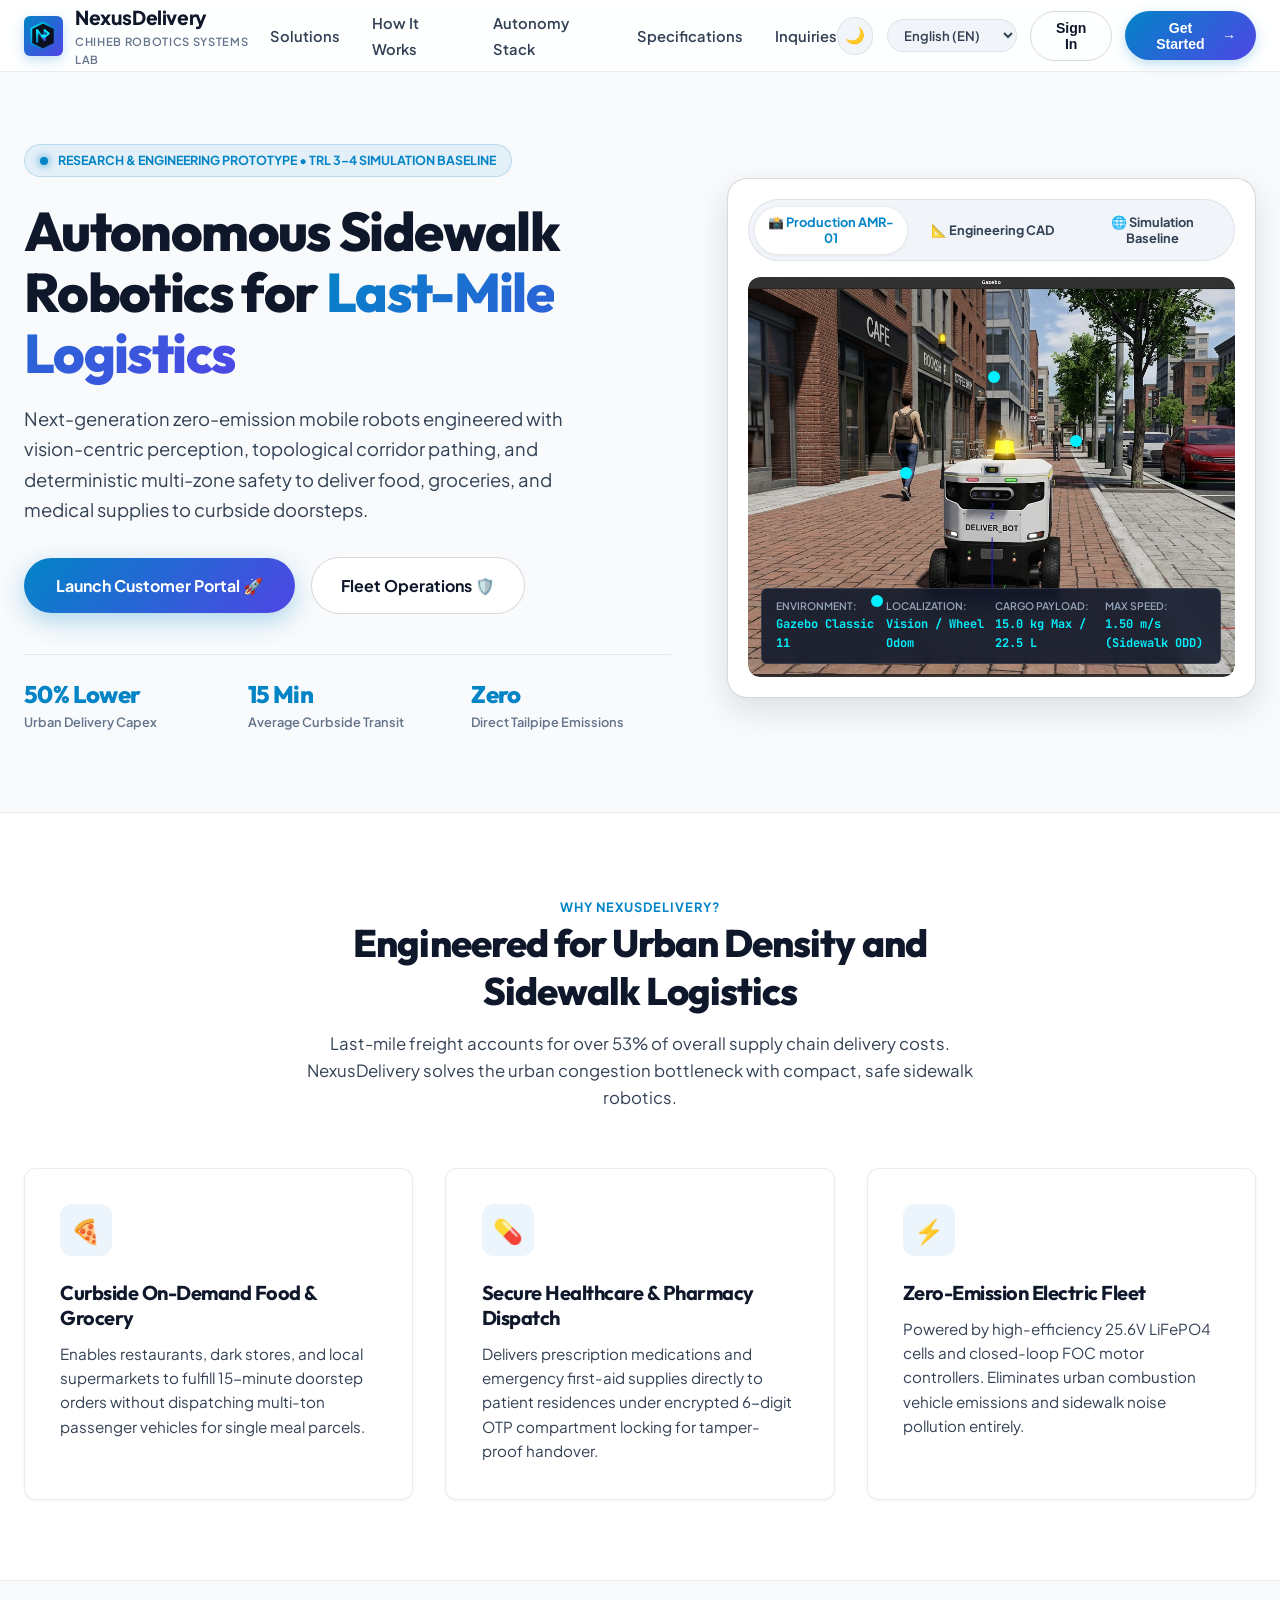
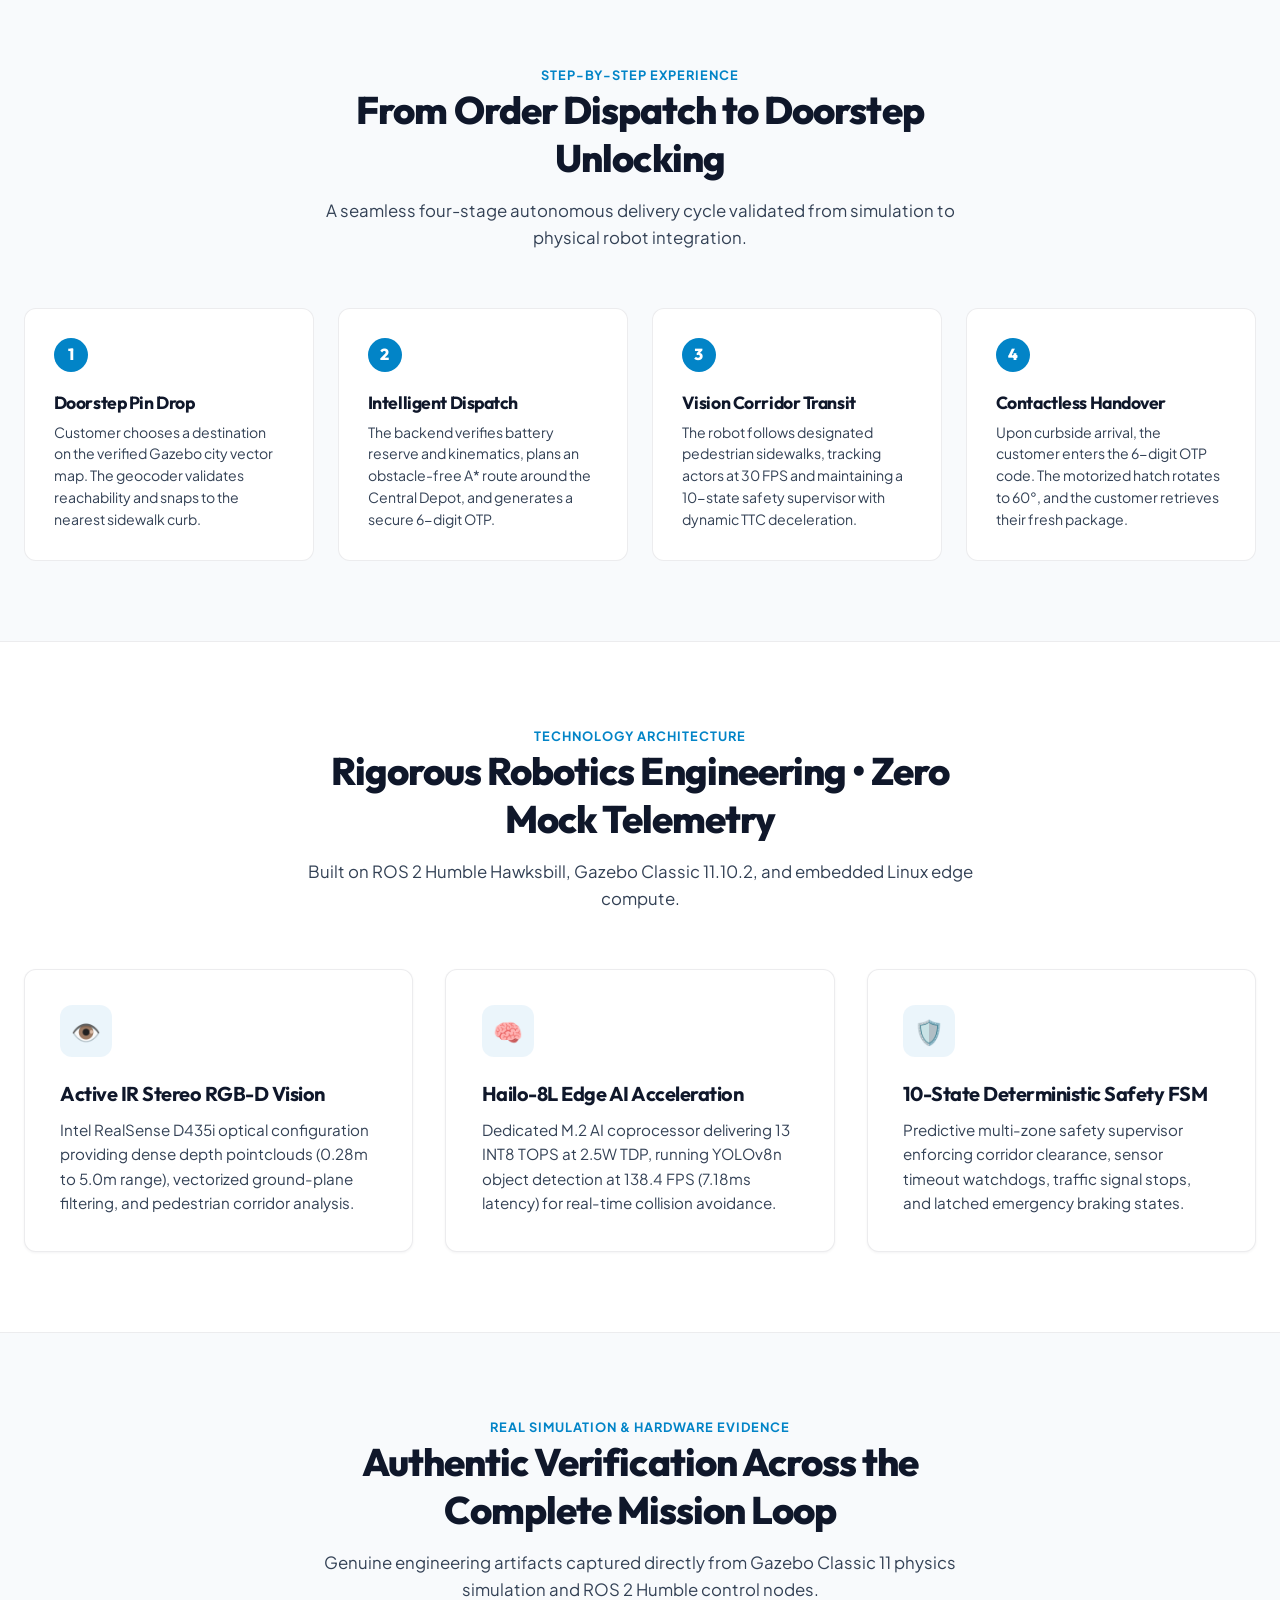
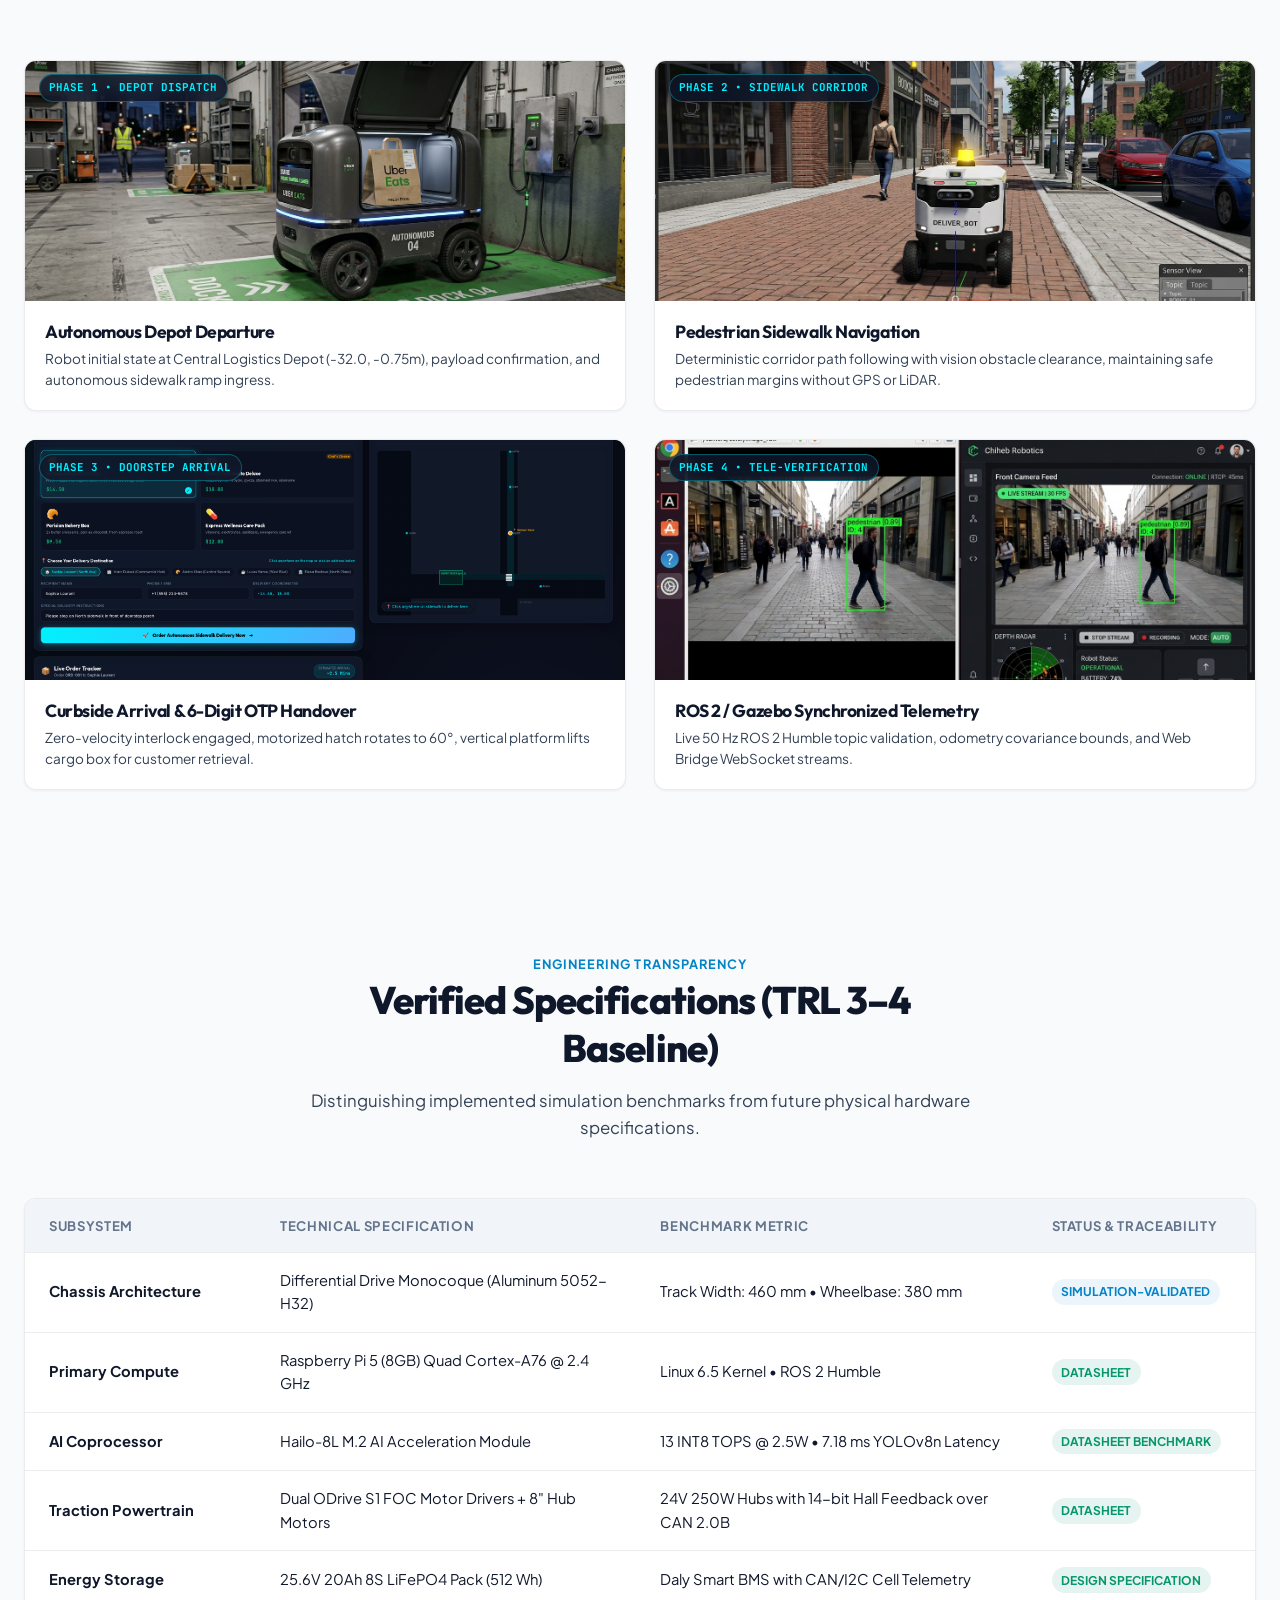
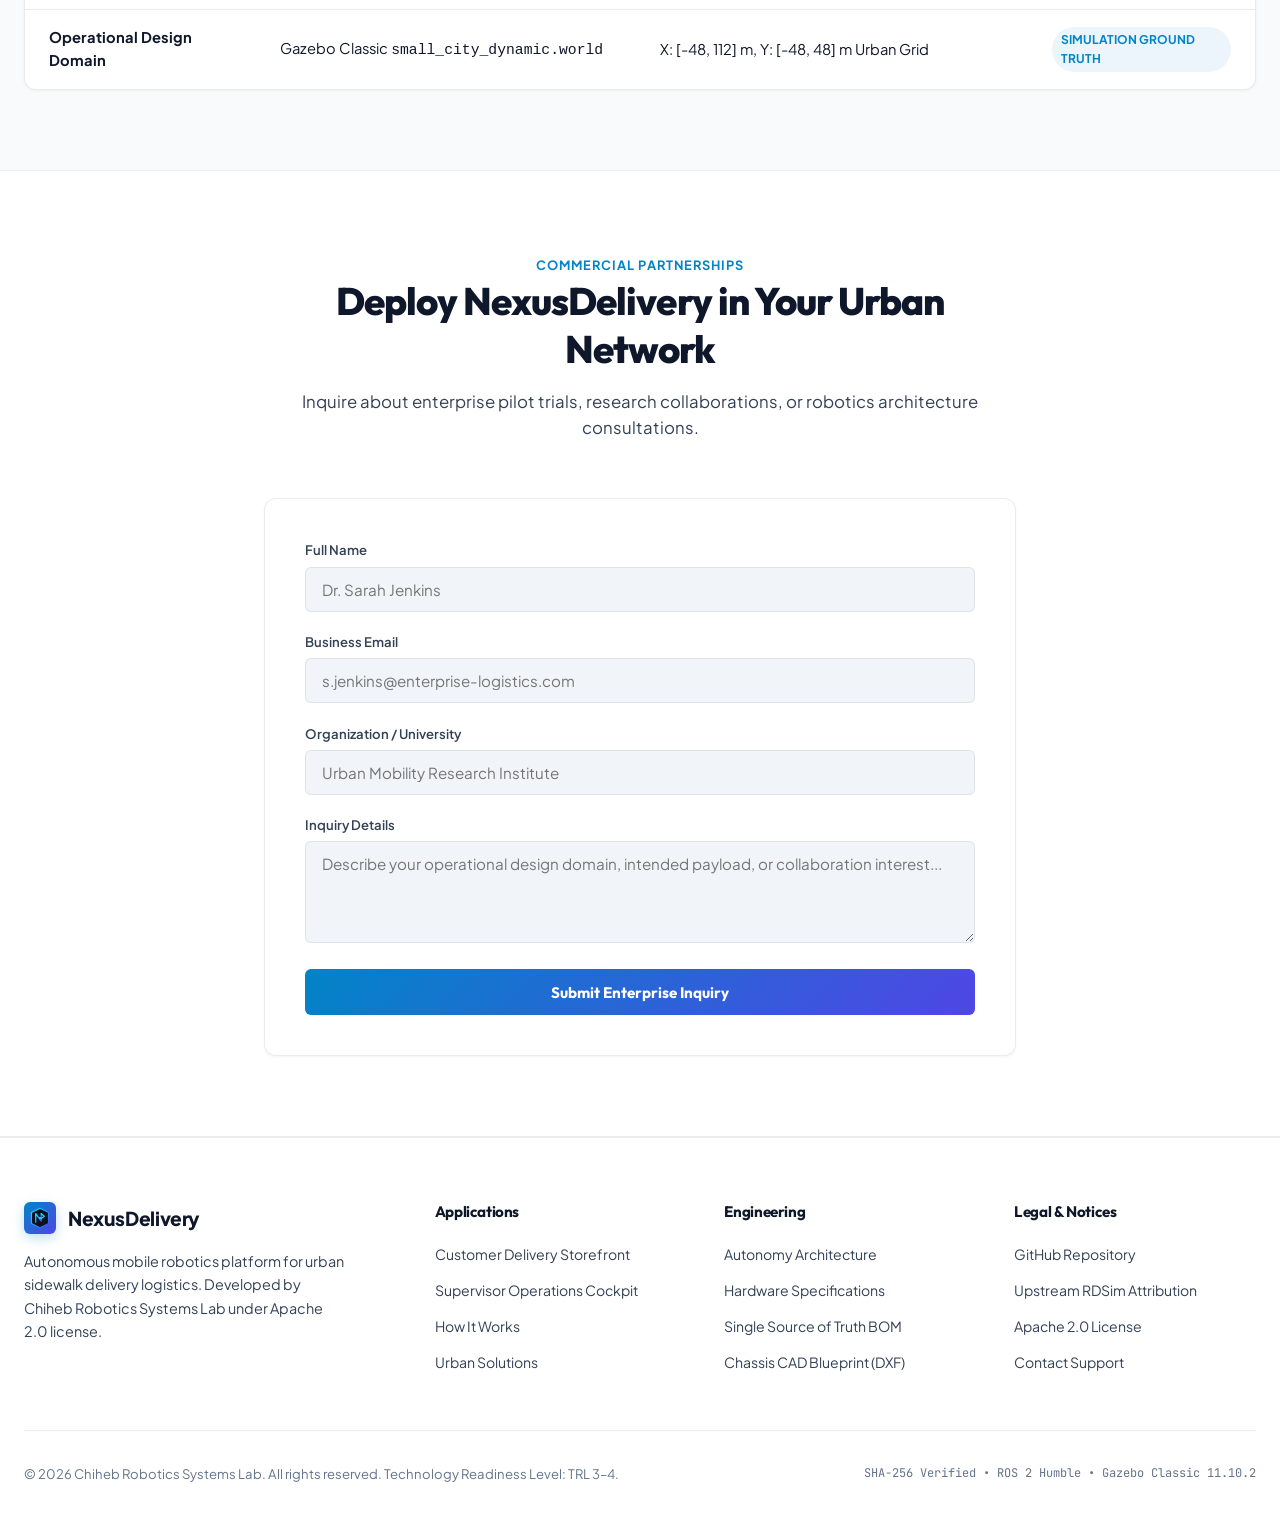
<file: delivery_robot_sim/web_dashboard/index.html>
<!DOCTYPE html>
<html lang="en">
<head>
  <meta charset="UTF-8">
  <meta name="viewport" content="width=device-width, initial-scale=1.0">
  <title>NexusDelivery — Autonomous Sidewalk Robotics Platform</title>
  <meta name="description" content="Next-generation autonomous sidewalk mobile robots engineered for urban last-mile delivery. Pure-vision perception, Hailo-8L edge AI, and verified Gazebo simulation baseline.">

  <!-- Typography: Outfit (Headings), Plus Jakarta Sans (UI), JetBrains Mono (Tech Specs) -->
  <link rel="preconnect" href="https://fonts.googleapis.com">
  <link rel="preconnect" href="https://fonts.gstatic.com" crossorigin>
  <link href="https://fonts.googleapis.com/css2?family=Outfit:wght@400;500;600;700;800&family=Plus+Jakarta+Sans:wght@400;500;600;700&family=JetBrains+Mono:wght@400;500;600;700&display=swap" rel="stylesheet">

  <link rel="stylesheet" href="corporate.css">
</head>
<body>

  <!-- ========================================================================= -->
  <!-- 1. CORPORATE HEADER & GLOBAL NAVBAR                                       -->
  <!-- ========================================================================= -->
  <header class="corporate-header">
    <div class="container header-container">
      
      <!-- Brand Logo & Identity -->
      <a href="/" class="brand-link" title="NexusDelivery Homepage">
        <div class="brand-logo-svg">
          <svg viewBox="0 0 36 36" width="30" height="30" fill="none" xmlns="http://www.w3.org/2000/svg" class="nexus-brand-mark">
            <defs>
              <linearGradient id="nexusGradHdr" x1="0%" y1="0%" x2="100%" y2="100%">
                <stop offset="0%" stop-color="#00f0ff"/>
                <stop offset="50%" stop-color="#0284c7"/>
                <stop offset="100%" stop-color="#4f46e5"/>
              </linearGradient>
            </defs>
            <polygon points="18,2 32,9 32,27 18,34 4,27 4,9" fill="#0b1120" stroke="url(#nexusGradHdr)" stroke-width="2.2" stroke-linejoin="round"/>
            <path d="M11 25V11L20 23V11" stroke="url(#nexusGradHdr)" stroke-width="2.6" stroke-linecap="round" stroke-linejoin="round"/>
            <path d="M20 11L25 15L20 19" stroke="#00f0ff" stroke-width="2.2" stroke-linecap="round" stroke-linejoin="round"/>
            <circle cx="18" cy="18" r="2.2" fill="#00f0ff"/>
          </svg>
        </div>
        <div class="brand-text-group">
          <span class="brand-company-title">NexusDelivery</span>
          <span class="brand-tagline-sub">Chiheb Robotics Systems Lab</span>
        </div>
      </a>

      <!-- Desktop Navigation Links -->
      <nav>
        <ul class="nav-links-menu">
          <li><a href="#solutions" class="nav-item-link">Solutions</a></li>
          <li><a href="#how-it-works" class="nav-item-link">How It Works</a></li>
          <li><a href="#technology" class="nav-item-link">Autonomy Stack</a></li>
          <li><a href="#specs" class="nav-item-link">Specifications</a></li>
          <li><a href="#contact" class="nav-item-link">Inquiries</a></li>
        </ul>
      </nav>

      <!-- Utility Actions (Theme, Language, Auth) -->
      <div class="header-actions-group">
        <!-- Theme Switcher (Light Default / Dark) -->
        <button class="btn-icon-tool" id="themeToggleBtn" onclick="toggleTheme()" title="Toggle Light/Dark Theme">
          <span id="themeToggleIcon">🌙</span>
        </button>

        <!-- Language Selector -->
        <select class="lang-select-dropdown" id="langSelect" onchange="changeLanguage(this.value)">
          <option value="en">English (EN)</option>
          <option value="fr">Français (FR)</option>
          <option value="ar">العربية (AR)</option>
        </select>

        <!-- Customer Sign In -->
        <button class="btn-nav-signin" onclick="openAuthModal('login')">Sign In</button>

        <!-- Launch Platform CTA -->
        <button class="btn-nav-primary" onclick="openAuthModal('register')">
          <span>Get Started</span>
          <span>→</span>
        </button>
      </div>

    </div>
  </header>

  <!-- ========================================================================= -->
  <!-- 2. HERO SECTION                                                           -->
  <!-- ========================================================================= -->
  <section class="corporate-hero">
    <div class="container hero-grid">
      
      <!-- Text & Value Positioning Column -->
      <div class="hero-content-col">
        <div class="hero-badge-pill">
          <span class="badge-live-pulse"></span>
          <span data-i18n="heroTag">RESEARCH & ENGINEERING PROTOTYPE • TRL 3–4 SIMULATION BASELINE</span>
        </div>

        <h1 class="hero-headline">
          Autonomous Sidewalk Robotics for <span class="hero-gradient-text">Last-Mile Logistics</span>
        </h1>

        <p class="hero-description" data-i18n="heroDesc">
          Next-generation zero-emission mobile robots engineered with vision-centric perception, topological corridor pathing, and deterministic multi-zone safety to deliver food, groceries, and medical supplies to curbside doorsteps.
        </p>

        <div class="hero-cta-row">
          <a href="/client" class="btn-hero-primary" id="btnHeroCustomer" data-i18n="btnLaunchCustomer">
            Launch Customer Portal 🚀
          </a>
          <a href="/supervisor" class="btn-hero-secondary" id="btnHeroSupervisor" data-i18n="btnFleetOps">
            Fleet Operations 🛡️
          </a>
        </div>

        <!-- Metric Anchors -->
        <div class="hero-stats-strip">
          <div class="hero-stat-item">
            <h4 data-i18n="statCost">50% Lower</h4>
            <p data-i18n="statCostSub">Urban Delivery Capex</p>
          </div>
          <div class="hero-stat-item">
            <h4 data-i18n="statSpeed">15 Min</h4>
            <p data-i18n="statSpeedSub">Average Curbside Transit</p>
          </div>
          <div class="hero-stat-item">
            <h4 data-i18n="statZero">Zero</h4>
            <p data-i18n="statZeroSub">Direct Tailpipe Emissions</p>
          </div>
        </div>
      </div>

      <!-- Enterprise Hardware & Physics Visualizer Showcase -->
      <div class="hero-visual-col">
        <div class="hero-visual-card">
          
          <!-- Visualizer Mode Navigation Tabs -->
          <div class="visualizer-tabs-bar">
            <button class="vis-tab-btn active" id="visTabBtnPhoto" onclick="switchVisualTab('photo', this)">
              <span>📸 Production AMR-01</span>
            </button>
            <button class="vis-tab-btn" id="visTabBtnCad" onclick="switchVisualTab('cad', this)">
              <span>📐 Engineering CAD</span>
            </button>
            <button class="vis-tab-btn" id="visTabBtnSim" onclick="switchVisualTab('sim', this)">
              <span>🌐 Simulation Baseline</span>
            </button>
          </div>

          <!-- Tab Content 1: Production Robot Photo with Interactive Hotspots -->
          <div class="vis-panel-content active" id="visPanelPhoto">
            <div class="amr-photo-stage">
              <img src="gazebo_sidewalk_tracking.jpg" alt="Authentic Gazebo Simulation Model — Diff-Drive AMR-01" class="amr-showcase-photo" id="amrHeroImg">
              
              <!-- Interactive Hotspot Pins -->
              <div class="hotspot-pin pin-vision" title="Vision Dome">
                <span class="hotspot-beacon"></span>
                <div class="hotspot-tooltip">
                  <strong>Vision Dome & Depth Array</strong>
                  <p>Intel RealSense Active IR Stereo + RGB-D optics, 5.0m corridor tracking range @ 30 FPS.</p>
                </div>
              </div>

              <div class="hotspot-pin pin-npu" title="Hailo-8L AI NPU">
                <span class="hotspot-beacon"></span>
                <div class="hotspot-tooltip">
                  <strong>Hailo-8L Edge AI Coprocessor</strong>
                  <p>13 INT8 TOPS dedicated neural processing unit running YOLOv8n at 138.4 FPS (7.18ms latency).</p>
                </div>
              </div>

              <div class="hotspot-pin pin-cargo" title="Motorized Cargo Bay">
                <span class="hotspot-beacon"></span>
                <div class="hotspot-tooltip">
                  <strong>Dynamic Cargo Bay & Lift</strong>
                  <p>15.0 kg payload, motorized 60° locking hatch, and vertical prismatic lift platform (120mm stroke).</p>
                </div>
              </div>

              <div class="hotspot-pin pin-chassis" title="Direct-Drive Powertrain">
                <span class="hotspot-beacon"></span>
                <div class="hotspot-tooltip">
                  <strong>Powertrain & FOC Motor Inverters</strong>
                  <p>Dual 24V 250W brushless hub motors, 14-bit magnetic encoders, differential zero-turn radius.</p>
                </div>
              </div>
            </div>

            <!-- Authentic Live Telemetry Ribbon -->
            <div class="amr-telemetry-overlay">
              <div class="overlay-metric">
                <span class="k">ENVIRONMENT:</span>
                <span class="v">Gazebo Classic 11</span>
              </div>
              <div class="overlay-metric">
                <span class="k">LOCALIZATION:</span>
                <span class="v">Vision / Wheel Odom</span>
              </div>
              <div class="overlay-metric">
                <span class="k">CARGO PAYLOAD:</span>
                <span class="v">15.0 kg Max / 22.5 L</span>
              </div>
              <div class="overlay-metric">
                <span class="k">MAX SPEED:</span>
                <span class="v">1.50 m/s (Sidewalk ODD)</span>
              </div>
            </div>
          </div>

          <!-- Tab Content 2: CAD Engineering Blueprint -->
          <div class="vis-panel-content" id="visPanelCad">
            <div class="amr-cad-stage">
              <img src="poc_4_cad_blueprint.png" alt="NexusDelivery AMR Mechanical Assembly Blueprint" class="amr-cad-blueprint-img">
              <div class="cad-legend-overlay">
                <span class="cad-badge">CAD ASSEMBLY DWG-2026-04</span>
                <span class="cad-metric">720 × 480 × 320 mm • Aluminum 5052-H32 Chassis</span>
              </div>
            </div>
          </div>

          <!-- Tab Content 3: Gazebo Classic Physical Simulation -->
          <div class="vis-panel-content" id="visPanelSim">
            <div class="amr-sim-stage">
              <img src="gazebo_sidewalk_tracking.jpg" alt="Gazebo Classic 11.10.2 Simulation Sidewalk Tracking" class="amr-sim-img">
              <div class="sim-legend-overlay">
                <span class="sim-badge">GAZEBO CLASSIC 11.10.2</span>
                <span class="sim-metric">Physics-Validated ROS 2 Humble • 50 Hz Control Loop</span>
              </div>
            </div>
          </div>

        </div>
      </div>

    </div>
  </section>

  <!-- ========================================================================= -->
  <!-- 3. VALUE PROPOSITION & THE URBAN PROBLEM                                  -->
  <!-- ========================================================================= -->
  <section class="section-block surface" id="solutions">
    <div class="container">
      
      <div class="section-header-centered">
        <span class="section-tagline">Why NexusDelivery?</span>
        <h2 class="section-title">Engineered for Urban Density and Sidewalk Logistics</h2>
        <p class="section-subtitle">
          Last-mile freight accounts for over 53% of overall supply chain delivery costs. NexusDelivery solves the urban congestion bottleneck with compact, safe sidewalk robotics.
        </p>
      </div>

      <div class="features-grid">
        <!-- Card 1 -->
        <article class="feature-card">
          <div class="feature-icon-box">🍕</div>
          <h3>Curbside On-Demand Food & Grocery</h3>
          <p>
            Enables restaurants, dark stores, and local supermarkets to fulfill 15-minute doorstep orders without dispatching multi-ton passenger vehicles for single meal parcels.
          </p>
        </article>

        <!-- Card 2 -->
        <article class="feature-card">
          <div class="feature-icon-box">💊</div>
          <h3>Secure Healthcare & Pharmacy Dispatch</h3>
          <p>
            Delivers prescription medications and emergency first-aid supplies directly to patient residences under encrypted 6-digit OTP compartment locking for tamper-proof handover.
          </p>
        </article>

        <!-- Card 3 -->
        <article class="feature-card">
          <div class="feature-icon-box">⚡</div>
          <h3>Zero-Emission Electric Fleet</h3>
          <p>
            Powered by high-efficiency 25.6V LiFePO4 cells and closed-loop FOC motor controllers. Eliminates urban combustion vehicle emissions and sidewalk noise pollution entirely.
          </p>
        </article>
      </div>

    </div>
  </section>

  <!-- ========================================================================= -->
  <!-- 4. HOW THE AUTONOMOUS DELIVERY SERVICE WORKS                              -->
  <!-- ========================================================================= -->
  <section class="section-block" id="how-it-works">
    <div class="container">
      
      <div class="section-header-centered">
        <span class="section-tagline">Step-by-Step Experience</span>
        <h2 class="section-title">From Order Dispatch to Doorstep Unlocking</h2>
        <p class="section-subtitle">
          A seamless four-stage autonomous delivery cycle validated from simulation to physical robot integration.
        </p>
      </div>

      <div class="workflow-steps-grid">
        <!-- Step 1 -->
        <div class="step-card">
          <div class="step-num-badge">1</div>
          <h4>Doorstep Pin Drop</h4>
          <p>Customer chooses a destination on the verified Gazebo city vector map. The geocoder validates reachability and snaps to the nearest sidewalk curb.</p>
        </div>

        <!-- Step 2 -->
        <div class="step-card">
          <div class="step-num-badge">2</div>
          <h4>Intelligent Dispatch</h4>
          <p>The backend verifies battery reserve and kinematics, plans an obstacle-free A* route around the Central Depot, and generates a secure 6-digit OTP.</p>
        </div>

        <!-- Step 3 -->
        <div class="step-card">
          <div class="step-num-badge">3</div>
          <h4>Vision Corridor Transit</h4>
          <p>The robot follows designated pedestrian sidewalks, tracking actors at 30 FPS and maintaining a 10-state safety supervisor with dynamic TTC deceleration.</p>
        </div>

        <!-- Step 4 -->
        <div class="step-card">
          <div class="step-num-badge">4</div>
          <h4>Contactless Handover</h4>
          <p>Upon curbside arrival, the customer enters the 6-digit OTP code. The motorized hatch rotates to 60°, and the customer retrieves their fresh package.</p>
        </div>
      </div>

    </div>
  </section>

  <!-- ========================================================================= -->
  <!-- 5. AUTONOMY STACK & ENGINEERING DEEP-DIVE                                 -->
  <!-- ========================================================================= -->
  <section class="section-block surface" id="technology">
    <div class="container">
      
      <div class="section-header-centered">
        <span class="section-tagline">Technology Architecture</span>
        <h2 class="section-title">Rigorous Robotics Engineering • Zero Mock Telemetry</h2>
        <p class="section-subtitle">
          Built on ROS 2 Humble Hawksbill, Gazebo Classic 11.10.2, and embedded Linux edge compute.
        </p>
      </div>

      <div class="features-grid">
        <!-- Stack Card 1 -->
        <article class="feature-card">
          <div class="feature-icon-box">👁️</div>
          <h3>Active IR Stereo RGB-D Vision</h3>
          <p>
            Intel RealSense D435i optical configuration providing dense depth pointclouds (0.28m to 5.0m range), vectorized ground-plane filtering, and pedestrian corridor analysis.
          </p>
        </article>

        <!-- Stack Card 2 -->
        <article class="feature-card">
          <div class="feature-icon-box">🧠</div>
          <h3>Hailo-8L Edge AI Acceleration</h3>
          <p>
            Dedicated M.2 AI coprocessor delivering 13 INT8 TOPS at 2.5W TDP, running YOLOv8n object detection at 138.4 FPS (7.18ms latency) for real-time collision avoidance.
          </p>
        </article>

        <!-- Stack Card 3 -->
        <article class="feature-card">
          <div class="feature-icon-box">🛡️</div>
          <h3>10-State Deterministic Safety FSM</h3>
          <p>
            Predictive multi-zone safety supervisor enforcing corridor clearance, sensor timeout watchdogs, traffic signal stops, and latched emergency braking states.
          </p>
        </article>
      </div>

    </div>
  </section>

  <!-- ========================================================================= -->
  <!-- 5B. ROBOTICS ENGINEERING & SIMULATION GALLERY                             -->
  <!-- ========================================================================= -->
  <section class="section-block" id="gallery">
    <div class="container">
      <div class="section-header-centered">
        <span class="section-tagline">Real Simulation & Hardware Evidence</span>
        <h2 class="section-title">Authentic Verification Across the Complete Mission Loop</h2>
        <p class="section-subtitle">
          Genuine engineering artifacts captured directly from Gazebo Classic 11 physics simulation and ROS 2 Humble control nodes.
        </p>
      </div>

      <div class="gallery-showcase-grid">
        <div class="gallery-card">
          <div class="gallery-img-wrapper">
            <img src="gazebo_depot_packaging.jpg" alt="Automated Depot Dispatch and Departure" class="gallery-img">
            <span class="gallery-chip">PHASE 1 • DEPOT DISPATCH</span>
          </div>
          <div class="gallery-caption">
            <h4>Autonomous Depot Departure</h4>
            <p>Robot initial state at Central Logistics Depot (-32.0, -0.75m), payload confirmation, and autonomous sidewalk ramp ingress.</p>
          </div>
        </div>

        <div class="gallery-card">
          <div class="gallery-img-wrapper">
            <img src="gazebo_sidewalk_tracking.jpg" alt="Corridor Pedestrian Tracking in Gazebo" class="gallery-img">
            <span class="gallery-chip">PHASE 2 • SIDEWALK CORRIDOR</span>
          </div>
          <div class="gallery-caption">
            <h4>Pedestrian Sidewalk Navigation</h4>
            <p>Deterministic corridor path following with vision obstacle clearance, maintaining safe pedestrian margins without GPS or LiDAR.</p>
          </div>
        </div>

        <div class="gallery-card">
          <div class="gallery-img-wrapper">
            <img src="poc_5_doorstep_unlocked.png" alt="Curbside Arrival and 6-Digit OTP Handover" class="gallery-img">
            <span class="gallery-chip">PHASE 3 • DOORSTEP ARRIVAL</span>
          </div>
          <div class="gallery-caption">
            <h4>Curbside Arrival & 6-Digit OTP Handover</h4>
            <p>Zero-velocity interlock engaged, motorized hatch rotates to 60°, vertical platform lifts cargo box for customer retrieval.</p>
          </div>
        </div>

        <div class="gallery-card">
          <div class="gallery-img-wrapper">
            <img src="rqt_web_side_by_side.jpg" alt="RQT Node Graph & Telemetry Validation" class="gallery-img">
            <span class="gallery-chip">PHASE 4 • TELE-VERIFICATION</span>
          </div>
          <div class="gallery-caption">
            <h4>ROS 2 / Gazebo Synchronized Telemetry</h4>
            <p>Live 50 Hz ROS 2 Humble topic validation, odometry covariance bounds, and Web Bridge WebSocket streams.</p>
          </div>
        </div>
      </div>
    </div>
  </section>

  <!-- ========================================================================= -->
  <!-- 6. TECHNICAL SPECIFICATIONS MATRIX                                        -->
  <!-- ========================================================================= -->
  <section class="section-block" id="specs">
    <div class="container">
      
      <div class="section-header-centered">
        <span class="section-tagline">Engineering Transparency</span>
        <h2 class="section-title">Verified Specifications (TRL 3–4 Baseline)</h2>
        <p class="section-subtitle">
          Distinguishing implemented simulation benchmarks from future physical hardware specifications.
        </p>
      </div>

      <div class="tech-specs-table-wrapper">
        <table class="specs-table">
          <thead>
            <tr>
              <th>Subsystem</th>
              <th>Technical Specification</th>
              <th>Benchmark Metric</th>
              <th>Status & Traceability</th>
            </tr>
          </thead>
          <tbody>
            <tr>
              <td><strong>Chassis Architecture</strong></td>
              <td>Differential Drive Monocoque (Aluminum 5052-H32)</td>
              <td>Track Width: 460 mm • Wheelbase: 380 mm</td>
              <td><span class="spec-pill sim">SIMULATION-VALIDATED</span></td>
            </tr>
            <tr>
              <td><strong>Primary Compute</strong></td>
              <td>Raspberry Pi 5 (8GB) Quad Cortex-A76 @ 2.4 GHz</td>
              <td>Linux 6.5 Kernel • ROS 2 Humble</td>
              <td><span class="spec-pill hw">DATASHEET</span></td>
            </tr>
            <tr>
              <td><strong>AI Coprocessor</strong></td>
              <td>Hailo-8L M.2 AI Acceleration Module</td>
              <td>13 INT8 TOPS @ 2.5W • 7.18 ms YOLOv8n Latency</td>
              <td><span class="spec-pill hw">DATASHEET BENCHMARK</span></td>
            </tr>
            <tr>
              <td><strong>Traction Powertrain</strong></td>
              <td>Dual ODrive S1 FOC Motor Drivers + 8" Hub Motors</td>
              <td>24V 250W Hubs with 14-bit Hall Feedback over CAN 2.0B</td>
              <td><span class="spec-pill hw">DATASHEET</span></td>
            </tr>
            <tr>
              <td><strong>Energy Storage</strong></td>
              <td>25.6V 20Ah 8S LiFePO4 Pack (512 Wh)</td>
              <td>Daly Smart BMS with CAN/I2C Cell Telemetry</td>
              <td><span class="spec-pill hw">DESIGN SPECIFICATION</span></td>
            </tr>
            <tr>
              <td><strong>Operational Design Domain</strong></td>
              <td>Gazebo Classic <code>small_city_dynamic.world</code></td>
              <td>X: [-48, 112] m, Y: [-48, 48] m Urban Grid</td>
              <td><span class="spec-pill sim">SIMULATION GROUND TRUTH</span></td>
            </tr>
          </tbody>
        </table>
      </div>

    </div>
  </section>

  <!-- ========================================================================= -->
  <!-- 7. ENTERPRISE & RESEARCH INQUIRIES                                        -->
  <!-- ========================================================================= -->
  <section class="section-block surface" id="contact">
    <div class="container" style="max-width: 800px;">
      
      <div class="section-header-centered">
        <span class="section-tagline">Commercial Partnerships</span>
        <h2 class="section-title">Deploy NexusDelivery in Your Urban Network</h2>
        <p class="section-subtitle">
          Inquire about enterprise pilot trials, research collaborations, or robotics architecture consultations.
        </p>
      </div>

      <div class="feature-card" style="padding: 2.5rem;">
        <form onsubmit="handleContactSubmit(event)">
          <div class="form-group-field">
            <label>Full Name</label>
            <input type="text" id="contactName" class="form-input-text" placeholder="Dr. Sarah Jenkins" required>
          </div>
          <div class="form-group-field">
            <label>Business Email</label>
            <input type="email" id="contactEmail" class="form-input-text" placeholder="s.jenkins@enterprise-logistics.com" required>
          </div>
          <div class="form-group-field">
            <label>Organization / University</label>
            <input type="text" id="contactOrg" class="form-input-text" placeholder="Urban Mobility Research Institute">
          </div>
          <div class="form-group-field">
            <label>Inquiry Details</label>
            <textarea id="contactMsg" class="form-input-text" rows="4" placeholder="Describe your operational design domain, intended payload, or collaboration interest..." required></textarea>
          </div>
          
          <div id="contactFeedback" style="font-size: 0.88rem; font-weight: 600; margin-bottom: 1rem;"></div>

          <button type="submit" class="btn-form-submit">Submit Enterprise Inquiry</button>
        </form>
      </div>

    </div>
  </section>

  <!-- ========================================================================= -->
  <!-- 8. AUTHENTICATION MODAL (SIGN IN / REGISTRATION)                          -->
  <!-- ========================================================================= -->
  <div class="auth-modal-backdrop" id="authModalBackdrop">
    <div class="auth-modal-box">
      
      <div class="modal-header-bar">
        <div class="modal-title-wrap">
          <h3 id="authModalTitle">NexusDelivery Authentication</h3>
        </div>
        <button class="modal-close-btn" onclick="closeAuthModal()">✕</button>
      </div>

      <div class="auth-tabs-row">
        <button class="auth-tab-btn active" id="tabLogin" onclick="switchAuthTab('login')">Sign In</button>
        <button class="auth-tab-btn" id="tabRegister" onclick="switchAuthTab('register')">Create Account</button>
      </div>

      <div class="auth-form-body">
        <!-- Sign In Form -->
        <form id="loginForm" onsubmit="handleLoginSubmit(event)">
          <div class="form-group-field">
            <label>Email Address</label>
            <input type="email" id="loginEmail" class="form-input-text" placeholder="client@nexus.tn" required>
          </div>
          <div class="form-group-field">
            <label>Password</label>
            <input type="password" id="loginPassword" class="form-input-text" placeholder="••••••••••••" required>
          </div>
          <div class="form-error-feedback" id="loginErrorMsg"></div>
          <button type="submit" class="btn-form-submit" id="btnSubmitLogin">Sign In to Workspace</button>

          <div class="auth-demo-hint">
            <span>Evaluation Credentials:</span><br>
            • Customer: <strong onclick="fillDemoAccount('customer')">client@nexus.tn / client123</strong><br>
            • Supervisor: <strong onclick="fillDemoAccount('supervisor')">supervisor@nexus.tn / nexus2026</strong>
          </div>
        </form>

        <!-- Register Form -->
        <form id="registerForm" style="display: none;" onsubmit="handleRegisterSubmit(event)">
          <div class="form-group-field">
            <label>Full Name</label>
            <input type="text" id="regName" class="form-input-text" placeholder="Sami Trabelsi" required>
          </div>
          <div class="form-group-field">
            <label>Email Address</label>
            <input type="email" id="regEmail" class="form-input-text" placeholder="sami@nexus.tn" required>
          </div>
          <div class="form-group-field">
            <label>Mobile Phone</label>
            <input type="tel" id="regPhone" class="form-input-text" placeholder="+216 22 123 456">
          </div>
          <div class="form-group-field">
            <label>Password</label>
            <input type="password" id="regPassword" class="form-input-text" placeholder="Create safe password" required>
          </div>
          <div class="form-group-field">
            <label>Default Doorstep Address</label>
            <input type="text" id="regAddress" class="form-input-text" placeholder="12 North Avenue, Apt 4B, Tunis">
          </div>
          <div class="form-error-feedback" id="registerErrorMsg"></div>
          <button type="submit" class="btn-form-submit" id="btnSubmitRegister">Create Customer Account</button>
        </form>
      </div>

    </div>
  </div>

  <!-- ========================================================================= -->
  <!-- 9. CORPORATE FOOTER                                                       -->
  <!-- ========================================================================= -->
  <footer class="corporate-footer">
    <div class="container">
      <div class="footer-top-grid">
        <div class="footer-brand-info">
          <div class="brand-link">
            <div class="brand-logo-svg" style="width: 32px; height: 32px;">
              <svg viewBox="0 0 36 36" width="22" height="22" fill="none" xmlns="http://www.w3.org/2000/svg">
                <defs>
                  <linearGradient id="nexusGradFtr" x1="0%" y1="0%" x2="100%" y2="100%">
                    <stop offset="0%" stop-color="#00f0ff"/>
                    <stop offset="100%" stop-color="#4f46e5"/>
                  </linearGradient>
                </defs>
                <polygon points="18,2 32,9 32,27 18,34 4,27 4,9" fill="#0b1120" stroke="url(#nexusGradFtr)" stroke-width="2" stroke-linejoin="round"/>
                <path d="M11 25V11L20 23V11" stroke="url(#nexusGradFtr)" stroke-width="2.2" stroke-linecap="round" stroke-linejoin="round"/>
                <path d="M20 11L25 15L20 19" stroke="#00f0ff" stroke-width="2" stroke-linecap="round" stroke-linejoin="round"/>
                <circle cx="18" cy="18" r="1.8" fill="#00f0ff"/>
              </svg>
            </div>
            <span class="brand-company-title">NexusDelivery</span>
          </div>
          <p>
            Autonomous mobile robotics platform for urban sidewalk delivery logistics. Developed by Chiheb Robotics Systems Lab under Apache 2.0 license.
          </p>
        </div>

        <div class="footer-col">
          <h5>Applications</h5>
          <ul class="footer-links-list">
            <li><a href="/client">Customer Delivery Storefront</a></li>
            <li><a href="/supervisor">Supervisor Operations Cockpit</a></li>
            <li><a href="#how-it-works">How It Works</a></li>
            <li><a href="#solutions">Urban Solutions</a></li>
          </ul>
        </div>

        <div class="footer-col">
          <h5>Engineering</h5>
          <ul class="footer-links-list">
            <li><a href="#technology">Autonomy Architecture</a></li>
            <li><a href="#specs">Hardware Specifications</a></li>
            <li><a href="/downloads/BOM.csv">Single Source of Truth BOM</a></li>
            <li><a href="/downloads/delivery_robot_chassis_2d_print.dxf">Chassis CAD Blueprint (DXF)</a></li>
          </ul>
        </div>

        <div class="footer-col">
          <h5>Legal & Notices</h5>
          <ul class="footer-links-list">
            <li><a href="https://github.com/Chiheb-bt/NexusDelivery-Autonomous-AMR" target="_blank">GitHub Repository</a></li>
            <li><a href="/downloads/NOTICE.md">Upstream RDSim Attribution</a></li>
            <li><a href="/downloads/LICENSE.md">Apache 2.0 License</a></li>
            <li><a href="#contact">Contact Support</a></li>
          </ul>
        </div>
      </div>

      <div class="footer-bottom-bar">
        <div>© 2026 Chiheb Robotics Systems Lab. All rights reserved. Technology Readiness Level: TRL 3–4.</div>
        <div class="mono" style="font-size: 0.75rem;">SHA-256 Verified • ROS 2 Humble • Gazebo Classic 11.10.2</div>
      </div>
    </div>
  </footer>

  <script src="corporate.js"></script>
</body>
</html>
</file>
<file: delivery_robot_sim/web_dashboard/corporate.css>
/* ==========================================================================
   NexusDelivery — Corporate Website Design System
   Autonomous Sidewalk Robotics Platform
   Theme: Light (Default) / Dark (Toggleable)
   Typography: Outfit (Headings), Plus Jakarta Sans (Body), JetBrains Mono (Tech)
   ========================================================================== */

:root {
  /* Light Theme (Default Corporate Standard) */
  --bg-base: #f8fafc;
  --bg-surface: #ffffff;
  --bg-surface-elevated: #ffffff;
  --bg-surface-subtle: #f1f5f9;
  --border-subtle: rgba(15, 23, 42, 0.08);
  --border-prominent: rgba(15, 23, 42, 0.16);
  --border-focus: #0284c7;

  --text-main: #0f172a;
  --text-secondary: #334155;
  --text-muted: #64748b;
  --text-dim: #94a3b8;

  --brand-blue: #0284c7;
  --brand-blue-hover: #0369a1;
  --brand-blue-subtle: rgba(2, 132, 199, 0.08);
  --accent-emerald: #059669;
  --accent-emerald-subtle: rgba(5, 150, 105, 0.1);
  --accent-amber: #d97706;
  --accent-indigo: #4f46e5;
  --accent-red: #dc2626;

  --shadow-sm: 0 1px 3px rgba(15, 23, 42, 0.05);
  --shadow-md: 0 4px 12px rgba(15, 23, 42, 0.08);
  --shadow-lg: 0 12px 32px rgba(15, 23, 42, 0.12);
  --shadow-hover: 0 16px 40px rgba(2, 132, 199, 0.12);

  --font-heading: 'Outfit', sans-serif;
  --font-body: 'Plus Jakarta Sans', sans-serif;
  --font-mono: 'JetBrains Mono', monospace;

  --radius-sm: 6px;
  --radius-md: 12px;
  --radius-lg: 20px;
  --radius-full: 9999px;

  --transition: all 0.24s cubic-bezier(0.16, 1, 0.3, 1);
  --header-height: 72px;
}

/* Light Theme Explicit Class */
body.light-theme {
  --bg-base: #f8fafc;
  --bg-surface: #ffffff;
  --bg-surface-elevated: #ffffff;
  --bg-surface-subtle: #f1f5f9;
  --border-subtle: rgba(15, 23, 42, 0.08);
  --border-prominent: rgba(15, 23, 42, 0.16);
  --border-focus: #0284c7;
  --text-main: #0f172a;
  --text-secondary: #334155;
  --text-muted: #64748b;
  --text-dim: #94a3b8;
}

/* Dark Theme Overrides */
body.dark-theme {
  --bg-base: #07090e;
  --bg-surface: #0e1420;
  --bg-surface-elevated: #131b2e;
  --bg-surface-subtle: #0a0e17;
  --border-subtle: rgba(255, 255, 255, 0.08);
  --border-prominent: rgba(255, 255, 255, 0.18);
  --border-focus: #00f0ff;

  --text-main: #f8fafc;
  --text-secondary: #cbd5e1;
  --text-muted: #94a3b8;
  --text-dim: #64748b;

  --brand-blue: #00f0ff;
  --brand-blue-hover: #38bdf8;
  --brand-blue-subtle: rgba(0, 240, 255, 0.1);
  --accent-emerald: #10b981;
  --accent-emerald-subtle: rgba(16, 185, 129, 0.12);
  --accent-amber: #f59e0b;
  --accent-indigo: #6366f1;
  --accent-red: #ef4444;

  --shadow-sm: 0 1px 3px rgba(0, 0, 0, 0.4);
  --shadow-md: 0 4px 16px rgba(0, 0, 0, 0.6);
  --shadow-lg: 0 16px 48px rgba(0, 0, 0, 0.8);
  --shadow-hover: 0 16px 40px rgba(0, 240, 255, 0.15);
}

/* Base Reset & Setup */
*, *::before, *::after {
  box-sizing: border-box;
  margin: 0;
  padding: 0;
}

html {
  scroll-behavior: smooth;
  font-size: 16px;
}

body {
  background-color: var(--bg-base);
  color: var(--text-main);
  font-family: var(--font-body);
  line-height: 1.6;
  -webkit-font-smoothing: antialiased;
  -moz-osx-font-smoothing: grayscale;
  overflow-x: hidden;
  transition: background-color 0.3s ease, color 0.3s ease;
}

h1, h2, h3, h4, h5, h6 {
  font-family: var(--font-heading);
  color: var(--text-main);
  font-weight: 700;
  letter-spacing: -0.025em;
  line-height: 1.25;
}

a {
  color: inherit;
  text-decoration: none;
}

.mono {
  font-family: var(--font-mono);
}

.container {
  max-width: 1280px;
  margin: 0 auto;
  padding: 0 1.5rem;
}

/* ==========================================================================
   1. CORPORATE HEADER & NAVIGATION
   ========================================================================== */
.corporate-header {
  position: sticky;
  top: 0;
  z-index: 1000;
  height: var(--header-height);
  background: rgba(255, 255, 255, 0.85);
  backdrop-filter: blur(16px);
  -webkit-backdrop-filter: blur(16px);
  border-bottom: 1px solid var(--border-subtle);
  transition: var(--transition);
}

body.dark-theme .corporate-header {
  background: rgba(14, 20, 32, 0.85);
}

.header-container {
  display: flex;
  align-items: center;
  justify-content: space-between;
  height: 100%;
}

.brand-link {
  display: flex;
  align-items: center;
  gap: 0.75rem;
}

.brand-logo-svg {
  width: 40px;
  height: 40px;
  border-radius: var(--radius-sm);
  display: flex;
  align-items: center;
  justify-content: center;
  background: linear-gradient(135deg, #0284c7 0%, #4f46e5 100%);
  color: #fff;
  box-shadow: 0 4px 12px rgba(2, 132, 199, 0.25);
}

body.dark-theme .brand-logo-svg {
  background: linear-gradient(135deg, #00f0ff 0%, #6366f1 100%);
  color: #07090e;
}

.brand-text-group {
  display: flex;
  flex-direction: column;
}

.brand-company-title {
  font-size: 1.2rem;
  font-weight: 800;
  letter-spacing: -0.02em;
}

.brand-tagline-sub {
  font-size: 0.7rem;
  font-weight: 600;
  color: var(--text-muted);
  text-transform: uppercase;
  letter-spacing: 0.06em;
}

.nav-links-menu {
  display: flex;
  align-items: center;
  gap: 2rem;
  list-style: none;
}

.nav-item-link {
  font-size: 0.92rem;
  font-weight: 600;
  color: var(--text-secondary);
  transition: var(--transition);
  position: relative;
  padding: 0.25rem 0;
}

.nav-item-link:hover {
  color: var(--brand-blue);
}

.nav-item-link::after {
  content: '';
  position: absolute;
  bottom: 0;
  left: 0;
  width: 0;
  height: 2px;
  background: var(--brand-blue);
  transition: var(--transition);
}

.nav-item-link:hover::after {
  width: 100%;
}

.header-actions-group {
  display: flex;
  align-items: center;
  gap: 0.85rem;
}

/* Tool buttons (Theme & Lang) */
.btn-icon-tool {
  background: var(--bg-surface-subtle);
  border: 1px solid var(--border-subtle);
  color: var(--text-secondary);
  border-radius: var(--radius-full);
  width: 38px;
  height: 38px;
  display: flex;
  align-items: center;
  justify-content: center;
  font-size: 1rem;
  cursor: pointer;
  transition: var(--transition);
}

.btn-icon-tool:hover {
  border-color: var(--border-prominent);
  color: var(--text-main);
  transform: translateY(-1px);
}

.lang-select-dropdown {
  background: var(--bg-surface-subtle);
  border: 1px solid var(--border-subtle);
  color: var(--text-secondary);
  border-radius: var(--radius-full);
  padding: 0.4rem 0.75rem;
  font-size: 0.82rem;
  font-weight: 600;
  cursor: pointer;
  outline: none;
  font-family: var(--font-body);
}

.btn-nav-signin {
  padding: 0.5rem 1.1rem;
  font-size: 0.88rem;
  font-weight: 600;
  color: var(--text-main);
  background: transparent;
  border: 1px solid var(--border-prominent);
  border-radius: var(--radius-full);
  cursor: pointer;
  transition: var(--transition);
}

.btn-nav-signin:hover {
  background: var(--bg-surface-subtle);
  border-color: var(--brand-blue);
  color: var(--brand-blue);
}

.btn-nav-primary {
  padding: 0.52rem 1.25rem;
  font-size: 0.88rem;
  font-weight: 700;
  color: #fff;
  background: linear-gradient(135deg, #0284c7 0%, #4f46e5 100%);
  border: none;
  border-radius: var(--radius-full);
  box-shadow: 0 4px 12px rgba(2, 132, 199, 0.25);
  cursor: pointer;
  transition: var(--transition);
  display: inline-flex;
  align-items: center;
  gap: 0.4rem;
}

body.dark-theme .btn-nav-primary {
  background: linear-gradient(135deg, #00f0ff 0%, #6366f1 100%);
  color: #07090e;
  box-shadow: 0 4px 16px rgba(0, 240, 255, 0.25);
}

.btn-nav-primary:hover {
  transform: translateY(-1px);
  box-shadow: 0 8px 20px rgba(2, 132, 199, 0.35);
}

/* ==========================================================================
   2. HERO SECTION
   ========================================================================== */
.corporate-hero {
  padding: 4.5rem 0 5rem 0;
  position: relative;
  overflow: hidden;
}

.hero-grid {
  display: grid;
  grid-template-columns: 1.1fr 0.9fr;
  align-items: center;
  gap: 3.5rem;
}

.hero-badge-pill {
  display: inline-flex;
  align-items: center;
  gap: 0.6rem;
  padding: 0.35rem 0.95rem;
  background: var(--brand-blue-subtle);
  border: 1px solid rgba(2, 132, 199, 0.2);
  border-radius: var(--radius-full);
  font-size: 0.78rem;
  font-weight: 700;
  color: var(--brand-blue);
  margin-bottom: 1.5rem;
}

body.dark-theme .hero-badge-pill {
  border-color: rgba(0, 240, 255, 0.3);
}

.badge-live-pulse {
  width: 8px;
  height: 8px;
  border-radius: 50%;
  background: var(--brand-blue);
  box-shadow: 0 0 8px var(--brand-blue);
  animation: pulse-dot 2s infinite;
}

@keyframes pulse-dot {
  0% { transform: scale(0.9); opacity: 0.8; }
  50% { transform: scale(1.3); opacity: 1; }
  100% { transform: scale(0.9); opacity: 0.8; }
}

.hero-headline {
  font-size: 3.4rem;
  font-weight: 800;
  letter-spacing: -0.03em;
  line-height: 1.12;
  margin-bottom: 1.25rem;
}

.hero-gradient-text {
  background: linear-gradient(135deg, #0284c7 0%, #4f46e5 100%);
  -webkit-background-clip: text;
  -webkit-text-fill-color: transparent;
}

body.dark-theme .hero-gradient-text {
  background: linear-gradient(135deg, #00f0ff 0%, #818cf8 100%);
  -webkit-background-clip: text;
  -webkit-text-fill-color: transparent;
}

.hero-description {
  font-size: 1.15rem;
  color: var(--text-secondary);
  line-height: 1.65;
  margin-bottom: 2rem;
  max-width: 580px;
}

.hero-cta-row {
  display: flex;
  align-items: center;
  gap: 1rem;
  margin-bottom: 2.5rem;
}

.btn-hero-primary {
  padding: 0.9rem 2rem;
  font-size: 1rem;
  font-weight: 700;
  color: #fff;
  background: linear-gradient(135deg, #0284c7 0%, #4f46e5 100%);
  border: none;
  border-radius: var(--radius-full);
  box-shadow: 0 8px 24px rgba(2, 132, 199, 0.3);
  cursor: pointer;
  transition: var(--transition);
  display: inline-flex;
  align-items: center;
  gap: 0.5rem;
}

body.dark-theme .btn-hero-primary {
  background: linear-gradient(135deg, #00f0ff 0%, #6366f1 100%);
  color: #07090e;
  box-shadow: 0 8px 28px rgba(0, 240, 255, 0.3);
}

.btn-hero-primary:hover {
  transform: translateY(-2px);
  box-shadow: 0 12px 32px rgba(2, 132, 199, 0.4);
}

.btn-hero-secondary {
  padding: 0.9rem 1.8rem;
  font-size: 1rem;
  font-weight: 700;
  color: var(--text-main);
  background: var(--bg-surface);
  border: 1px solid var(--border-prominent);
  border-radius: var(--radius-full);
  cursor: pointer;
  transition: var(--transition);
  display: inline-flex;
  align-items: center;
  gap: 0.5rem;
}

.btn-hero-secondary:hover {
  background: var(--bg-surface-subtle);
  border-color: var(--brand-blue);
  color: var(--brand-blue);
}

.hero-stats-strip {
  display: grid;
  grid-template-columns: repeat(3, 1fr);
  gap: 1.5rem;
  padding-top: 1.5rem;
  border-top: 1px solid var(--border-subtle);
}

.hero-stat-item h4 {
  font-size: 1.5rem;
  font-weight: 800;
  color: var(--brand-blue);
  margin-bottom: 0.2rem;
}

.hero-stat-item p {
  font-size: 0.8rem;
  font-weight: 600;
  color: var(--text-muted);
}

/* ==========================================================================
   ENTERPRISE HARDWARE & PHYSICS VISUALIZER SHOWCASE
   ========================================================================== */
.hero-visual-card {
  background: var(--bg-surface);
  border: 1px solid var(--border-prominent);
  border-radius: var(--radius-lg);
  padding: 1.25rem;
  box-shadow: var(--shadow-lg);
  position: relative;
  transition: var(--transition);
}

.visualizer-tabs-bar {
  display: flex;
  align-items: center;
  gap: 0.5rem;
  margin-bottom: 1rem;
  background: var(--bg-surface-subtle);
  padding: 0.35rem;
  border-radius: var(--radius-full);
  border: 1px solid var(--border-subtle);
}

.vis-tab-btn {
  flex: 1;
  padding: 0.48rem 0.8rem;
  font-size: 0.8rem;
  font-weight: 700;
  color: var(--text-secondary);
  background: transparent;
  border: none;
  border-radius: var(--radius-full);
  cursor: pointer;
  transition: var(--transition);
  display: flex;
  align-items: center;
  justify-content: center;
  gap: 0.35rem;
  font-family: var(--font-body);
}

.vis-tab-btn:hover {
  color: var(--text-main);
  background: rgba(255, 255, 255, 0.4);
}

body.dark-theme .vis-tab-btn:hover {
  background: rgba(255, 255, 255, 0.06);
}

.vis-tab-btn.active {
  background: var(--bg-surface);
  color: var(--brand-blue);
  box-shadow: var(--shadow-sm);
  border: 1px solid var(--border-subtle);
}

body.dark-theme .vis-tab-btn.active {
  background: #1e293b;
  color: #00f0ff;
  border-color: rgba(0, 240, 255, 0.25);
}

.vis-panel-content {
  display: none;
  position: relative;
  border-radius: var(--radius-md);
  overflow: hidden;
}

.vis-panel-content.active {
  display: block;
  animation: fadeIn 0.28s ease-in-out;
}

@keyframes fadeIn {
  from { opacity: 0; transform: scale(0.99); }
  to { opacity: 1; transform: scale(1); }
}

/* Stage 1: Production Photo & Hotspots */
.amr-photo-stage {
  width: 100%;
  height: 400px;
  position: relative;
  background: #020617;
  border-radius: var(--radius-md);
  overflow: hidden;
  display: flex;
  align-items: center;
  justify-content: center;
}

.amr-showcase-photo {
  width: 100%;
  height: 100%;
  object-fit: cover;
  object-position: center;
  transition: transform 0.6s cubic-bezier(0.16, 1, 0.3, 1);
}

.amr-photo-stage:hover .amr-showcase-photo {
  transform: scale(1.03);
}

/* Hotspot Pins */
.hotspot-pin {
  position: absolute;
  width: 24px;
  height: 24px;
  border-radius: 50%;
  cursor: pointer;
  z-index: 10;
  display: flex;
  align-items: center;
  justify-content: center;
}

.hotspot-beacon {
  width: 12px;
  height: 12px;
  border-radius: 50%;
  background: #00f0ff;
  box-shadow: 0 0 0 0 rgba(0, 240, 255, 0.7);
  animation: pulseBeacon 1.8s infinite;
}

@keyframes pulseBeacon {
  0% { transform: scale(0.95); box-shadow: 0 0 0 0 rgba(0, 240, 255, 0.7); }
  70% { transform: scale(1.15); box-shadow: 0 0 0 12px rgba(0, 240, 255, 0); }
  100% { transform: scale(0.95); box-shadow: 0 0 0 0 rgba(0, 240, 255, 0); }
}

/* Pin Positions */
.pin-vision { top: 22%; left: 48%; }
.pin-npu { top: 46%; left: 30%; }
.pin-cargo { top: 38%; left: 65%; }
.pin-chassis { top: 78%; left: 24%; }

/* Hotspot Tooltips */
.hotspot-tooltip {
  position: absolute;
  bottom: 30px;
  left: 50%;
  transform: translateX(-50%) translateY(8px);
  background: rgba(15, 23, 42, 0.94);
  backdrop-filter: blur(12px);
  border: 1px solid rgba(0, 240, 255, 0.35);
  color: #f8fafc;
  padding: 0.6rem 0.85rem;
  border-radius: var(--radius-sm);
  font-size: 0.75rem;
  width: 210px;
  pointer-events: none;
  opacity: 0;
  transition: all 0.2s cubic-bezier(0.16, 1, 0.3, 1);
  box-shadow: 0 8px 24px rgba(0, 0, 0, 0.5);
  z-index: 20;
}

.hotspot-tooltip strong {
  display: block;
  color: #00f0ff;
  font-size: 0.8rem;
  margin-bottom: 0.2rem;
}

.hotspot-tooltip p {
  color: #cbd5e1;
  font-size: 0.72rem;
  line-height: 1.35;
  margin: 0;
}

.hotspot-pin:hover .hotspot-tooltip {
  opacity: 1;
  transform: translateX(-50%) translateY(0);
}

/* Stage 2 & 3: CAD Blueprint & Gazebo Sim */
.amr-cad-stage, .amr-sim-stage {
  width: 100%;
  height: 400px;
  position: relative;
  background: #090d16;
  border-radius: var(--radius-md);
  overflow: hidden;
  display: flex;
  align-items: center;
  justify-content: center;
}

.amr-cad-blueprint-img, .amr-sim-img {
  width: 100%;
  height: 100%;
  object-fit: cover;
  object-position: center;
}

.cad-legend-overlay, .sim-legend-overlay {
  position: absolute;
  top: 1rem;
  left: 1rem;
  display: flex;
  flex-direction: column;
  gap: 0.2rem;
  background: rgba(15, 23, 42, 0.88);
  backdrop-filter: blur(8px);
  padding: 0.5rem 0.85rem;
  border-radius: var(--radius-sm);
  border: 1px solid rgba(255, 255, 255, 0.15);
}

.cad-badge, .sim-badge {
  font-family: var(--font-mono);
  font-size: 0.72rem;
  font-weight: 700;
  color: #00f0ff;
  letter-spacing: 0.05em;
}

.cad-metric, .sim-metric {
  font-size: 0.72rem;
  color: #94a3b8;
}

/* Telemetry Overlay */
.amr-telemetry-overlay {
  position: absolute;
  bottom: 0.85rem;
  left: 0.85rem;
  right: 0.85rem;
  display: grid;
  grid-template-columns: repeat(4, 1fr);
  gap: 0.5rem;
  background: rgba(15, 23, 42, 0.88);
  backdrop-filter: blur(10px);
  padding: 0.6rem 0.85rem;
  border-radius: var(--radius-sm);
  border: 1px solid rgba(255, 255, 255, 0.12);
  font-size: 0.75rem;
  z-index: 5;
}

.overlay-metric {
  display: flex;
  flex-direction: column;
}

.overlay-metric .k { color: #94a3b8; font-size: 0.65rem; font-weight: 600; text-transform: uppercase; }
.overlay-metric .v { font-weight: 700; color: #00f0ff; font-family: var(--font-mono); font-size: 0.75rem; }

/* Engineering & Simulation Gallery Showcase */
.gallery-showcase-grid {
  display: grid;
  grid-template-columns: repeat(2, 1fr);
  gap: 1.75rem;
  margin-top: 2rem;
}

@media (max-width: 900px) {
  .gallery-showcase-grid {
    grid-template-columns: 1fr;
  }
}

.gallery-card {
  background: var(--bg-surface);
  border: 1px solid var(--border-subtle);
  border-radius: var(--radius-md);
  overflow: hidden;
  box-shadow: var(--shadow-sm);
  transition: var(--transition);
}

.gallery-card:hover {
  transform: translateY(-4px);
  box-shadow: var(--shadow-lg);
  border-color: var(--border-focus);
}

.gallery-img-wrapper {
  width: 100%;
  height: 240px;
  position: relative;
  overflow: hidden;
  background: #090d16;
}

.gallery-img {
  width: 100%;
  height: 100%;
  object-fit: cover;
  transition: transform 0.5s ease;
}

.gallery-card:hover .gallery-img {
  transform: scale(1.04);
}

.gallery-chip {
  position: absolute;
  top: 0.85rem;
  left: 0.85rem;
  background: rgba(15, 23, 42, 0.85);
  backdrop-filter: blur(8px);
  color: #00f0ff;
  border: 1px solid rgba(0, 240, 255, 0.3);
  font-family: var(--font-mono);
  font-size: 0.68rem;
  font-weight: 700;
  padding: 0.25rem 0.6rem;
  border-radius: var(--radius-full);
}

.gallery-caption {
  padding: 1.25rem;
}

.gallery-caption h4 {
  font-size: 1.1rem;
  font-weight: 700;
  color: var(--text-main);
  margin-bottom: 0.4rem;
}

.gallery-caption p {
  font-size: 0.85rem;
  color: var(--text-secondary);
  line-height: 1.5;
}

/* ==========================================================================
   3. SECTIONS (VALUE, SOLUTIONS, HOW IT WORKS, SPECS)
   ========================================================================== */
.section-block {
  padding: 5rem 0;
}

.section-block.surface {
  background: var(--bg-surface);
  border-top: 1px solid var(--border-subtle);
  border-bottom: 1px solid var(--border-subtle);
}

.section-header-centered {
  text-align: center;
  max-width: 680px;
  margin: 0 auto 3.5rem auto;
}

.section-tagline {
  font-size: 0.8rem;
  font-weight: 700;
  text-transform: uppercase;
  letter-spacing: 0.08em;
  color: var(--brand-blue);
  margin-bottom: 0.5rem;
}

.section-title {
  font-size: 2.4rem;
  font-weight: 800;
  margin-bottom: 1rem;
  letter-spacing: -0.025em;
}

.section-subtitle {
  font-size: 1.05rem;
  color: var(--text-secondary);
}

/* Feature 3-Grid */
.features-grid {
  display: grid;
  grid-template-columns: repeat(3, 1fr);
  gap: 2rem;
}

.feature-card {
  background: var(--bg-surface-elevated);
  border: 1px solid var(--border-subtle);
  border-radius: var(--radius-md);
  padding: 2.2rem;
  transition: var(--transition);
  box-shadow: var(--shadow-sm);
}

.feature-card:hover {
  transform: translateY(-4px);
  border-color: var(--border-prominent);
  box-shadow: var(--shadow-hover);
}

.feature-icon-box {
  width: 52px;
  height: 52px;
  border-radius: var(--radius-md);
  background: var(--brand-blue-subtle);
  color: var(--brand-blue);
  display: flex;
  align-items: center;
  justify-content: center;
  font-size: 1.5rem;
  margin-bottom: 1.5rem;
}

.feature-card h3 {
  font-size: 1.25rem;
  margin-bottom: 0.75rem;
}

.feature-card p {
  font-size: 0.95rem;
  color: var(--text-secondary);
  line-height: 1.6;
}

/* 4-Step Workflow */
.workflow-steps-grid {
  display: grid;
  grid-template-columns: repeat(4, 1fr);
  gap: 1.5rem;
  position: relative;
}

.step-card {
  background: var(--bg-surface-elevated);
  border: 1px solid var(--border-subtle);
  border-radius: var(--radius-md);
  padding: 1.8rem;
  position: relative;
  transition: var(--transition);
}

.step-card:hover {
  border-color: var(--brand-blue);
  transform: translateY(-2px);
}

.step-num-badge {
  width: 34px;
  height: 34px;
  border-radius: 50%;
  background: var(--brand-blue);
  color: #fff;
  font-family: var(--font-heading);
  font-weight: 800;
  display: flex;
  align-items: center;
  justify-content: center;
  margin-bottom: 1.25rem;
}

body.dark-theme .step-num-badge {
  color: #07090e;
}

.step-card h4 {
  font-size: 1.1rem;
  margin-bottom: 0.5rem;
}

.step-card p {
  font-size: 0.88rem;
  color: var(--text-secondary);
  line-height: 1.55;
}

/* Technical Specifications Table */
.tech-specs-table-wrapper {
  background: var(--bg-surface-elevated);
  border: 1px solid var(--border-subtle);
  border-radius: var(--radius-md);
  overflow: hidden;
  box-shadow: var(--shadow-sm);
}

.specs-table {
  width: 100%;
  border-collapse: collapse;
  text-align: left;
}

.specs-table th {
  background: var(--bg-surface-subtle);
  padding: 1rem 1.5rem;
  font-size: 0.82rem;
  text-transform: uppercase;
  letter-spacing: 0.05em;
  color: var(--text-muted);
  border-bottom: 1px solid var(--border-subtle);
}

.specs-table td {
  padding: 1rem 1.5rem;
  border-bottom: 1px solid var(--border-subtle);
  font-size: 0.92rem;
}

.specs-table tr:last-child td {
  border-bottom: none;
}

.specs-table tr:hover td {
  background: var(--bg-surface-subtle);
}

.spec-pill {
  display: inline-block;
  padding: 0.2rem 0.6rem;
  border-radius: var(--radius-full);
  font-size: 0.75rem;
  font-weight: 700;
}
.spec-pill.sim { background: var(--brand-blue-subtle); color: var(--brand-blue); }
.spec-pill.hw { background: var(--accent-emerald-subtle); color: var(--accent-emerald); }

/* ==========================================================================
   4. MODALS & AUTHENTICATION DIALOGS
   ========================================================================== */
.auth-modal-backdrop {
  position: fixed;
  inset: 0;
  z-index: 2000;
  background: rgba(7, 9, 14, 0.65);
  backdrop-filter: blur(8px);
  display: none;
  align-items: center;
  justify-content: center;
  padding: 1rem;
}

.auth-modal-backdrop.active {
  display: flex;
}

.auth-modal-box {
  background: var(--bg-surface);
  border: 1px solid var(--border-subtle);
  border-radius: var(--radius-lg);
  width: 100%;
  max-width: 480px;
  box-shadow: var(--shadow-lg);
  overflow: hidden;
  animation: modal-enter 0.25s cubic-bezier(0.16, 1, 0.3, 1);
}

@keyframes modal-enter {
  from { opacity: 0; transform: scale(0.95) translateY(10px); }
  to { opacity: 1; transform: scale(1) translateY(0); }
}

.modal-header-bar {
  display: flex;
  align-items: center;
  justify-content: space-between;
  padding: 1.25rem 1.75rem;
  border-bottom: 1px solid var(--border-subtle);
}

.modal-title-wrap h3 {
  font-size: 1.2rem;
}

.modal-close-btn {
  background: transparent;
  border: none;
  font-size: 1.25rem;
  color: var(--text-muted);
  cursor: pointer;
  padding: 0.25rem;
  border-radius: var(--radius-sm);
  transition: var(--transition);
}

.modal-close-btn:hover {
  color: var(--text-main);
}

.auth-tabs-row {
  display: grid;
  grid-template-columns: 1fr 1fr;
  border-bottom: 1px solid var(--border-subtle);
}

.auth-tab-btn {
  padding: 0.85rem;
  background: transparent;
  border: none;
  border-bottom: 2px solid transparent;
  font-family: var(--font-heading);
  font-weight: 700;
  font-size: 0.92rem;
  color: var(--text-muted);
  cursor: pointer;
  transition: var(--transition);
}

.auth-tab-btn.active {
  color: var(--brand-blue);
  border-bottom-color: var(--brand-blue);
  background: var(--bg-surface-subtle);
}

.auth-form-body {
  padding: 1.75rem;
}

.form-group-field {
  margin-bottom: 1.2rem;
}

.form-group-field label {
  display: block;
  font-size: 0.82rem;
  font-weight: 600;
  color: var(--text-secondary);
  margin-bottom: 0.4rem;
}

.form-input-text {
  width: 100%;
  padding: 0.75rem 1rem;
  background: var(--bg-surface-subtle);
  border: 1px solid var(--border-subtle);
  border-radius: var(--radius-sm);
  color: var(--text-main);
  font-family: var(--font-body);
  font-size: 0.95rem;
  outline: none;
  transition: var(--transition);
}

.form-input-text:focus {
  border-color: var(--brand-blue);
  box-shadow: 0 0 0 3px var(--brand-blue-subtle);
}

.form-error-feedback {
  color: var(--accent-red);
  font-size: 0.82rem;
  min-height: 1.2rem;
  margin-bottom: 0.8rem;
}

.btn-form-submit {
  width: 100%;
  padding: 0.85rem;
  background: linear-gradient(135deg, #0284c7 0%, #4f46e5 100%);
  border: none;
  border-radius: var(--radius-sm);
  color: #fff;
  font-family: var(--font-heading);
  font-size: 0.95rem;
  font-weight: 700;
  cursor: pointer;
  transition: var(--transition);
}

body.dark-theme .btn-form-submit {
  background: linear-gradient(135deg, #00f0ff 0%, #6366f1 100%);
  color: #07090e;
}

.btn-form-submit:hover {
  transform: translateY(-1px);
  box-shadow: var(--shadow-md);
}

.auth-demo-hint {
  margin-top: 1.25rem;
  padding: 0.85rem;
  border-radius: var(--radius-sm);
  background: var(--bg-surface-subtle);
  border: 1px solid var(--border-subtle);
  font-size: 0.78rem;
  color: var(--text-muted);
}

.auth-demo-hint strong {
  color: var(--brand-blue);
  cursor: pointer;
}

/* ==========================================================================
   5. FOOTER
   ========================================================================== */
.corporate-footer {
  background: var(--bg-surface);
  border-top: 1px solid var(--border-subtle);
  padding: 4rem 0 2rem 0;
}

.footer-top-grid {
  display: grid;
  grid-template-columns: 1.5fr repeat(3, 1fr);
  gap: 3rem;
  margin-bottom: 3.5rem;
}

.footer-brand-info p {
  margin-top: 1rem;
  font-size: 0.9rem;
  color: var(--text-secondary);
  max-width: 320px;
}

.footer-col h5 {
  font-size: 0.95rem;
  margin-bottom: 1.2rem;
}

.footer-links-list {
  list-style: none;
  display: flex;
  flex-direction: column;
  gap: 0.65rem;
}

.footer-links-list a {
  font-size: 0.88rem;
  color: var(--text-secondary);
  transition: var(--transition);
}

.footer-links-list a:hover {
  color: var(--brand-blue);
}

.footer-bottom-bar {
  display: flex;
  align-items: center;
  justify-content: space-between;
  padding-top: 2rem;
  border-top: 1px solid var(--border-subtle);
  font-size: 0.82rem;
  color: var(--text-muted);
}

/* ==========================================================================
   6. RESPONSIVE BREAKPOINTS
   ========================================================================== */
@media (max-width: 1024px) {
  .hero-grid { grid-template-columns: 1fr; gap: 2.5rem; }
  .features-grid { grid-template-columns: 1fr; }
  .workflow-steps-grid { grid-template-columns: 1fr 1fr; }
  .footer-top-grid { grid-template-columns: 1fr 1fr; }
}

@media (max-width: 992px) {
  .hero-headline { font-size: 2.75rem; }
  .features-grid { grid-template-columns: 1fr; }
}

@media (max-width: 768px) {
  .nav-links-menu { display: none; }
  .hero-headline { font-size: 2.25rem; }
  .workflow-steps-grid { grid-template-columns: 1fr; }
  .footer-top-grid { grid-template-columns: 1fr; }
  .footer-bottom-bar { flex-direction: column; gap: 1rem; text-align: center; }
}

@media (max-width: 640px) {
  .hero-headline { font-size: 1.85rem; }
  .hero-stats-strip { flex-direction: column; gap: 1rem; }
  .hero-cta-row { flex-direction: column; }
}
</file>
